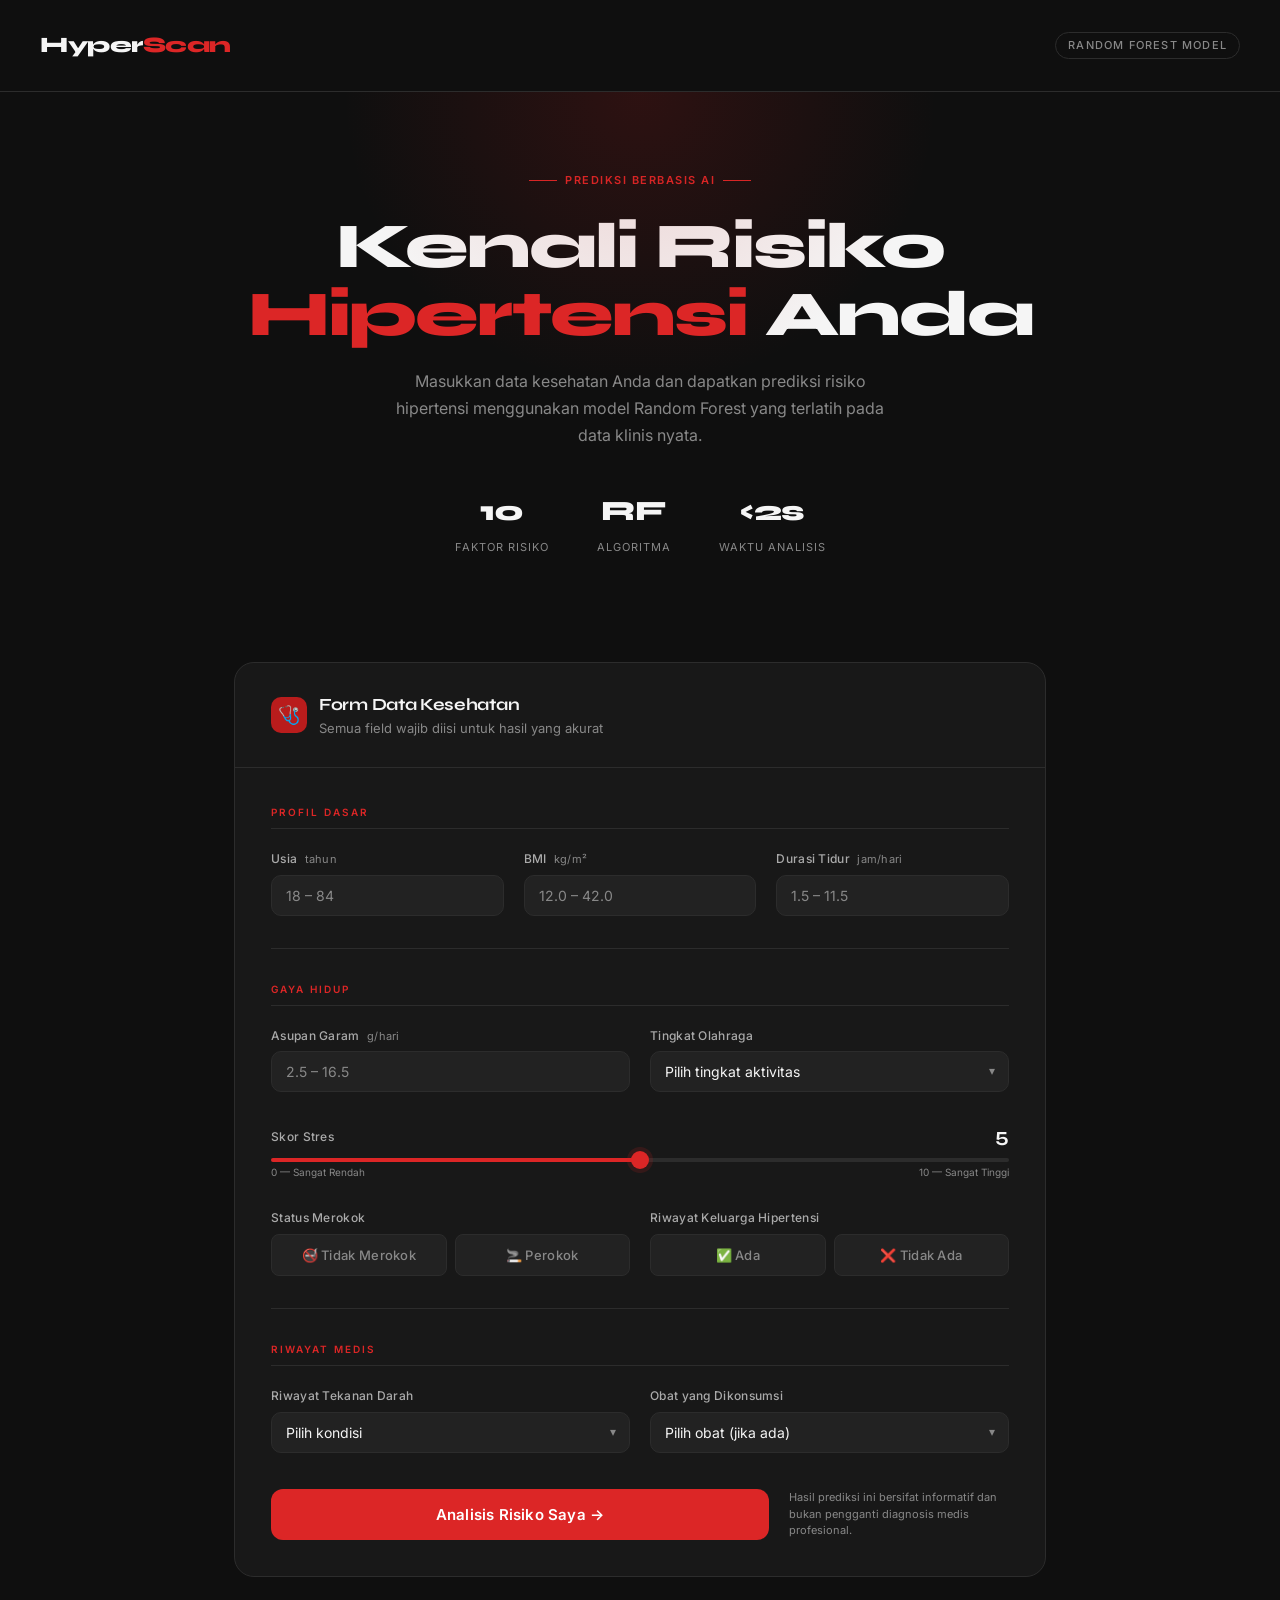
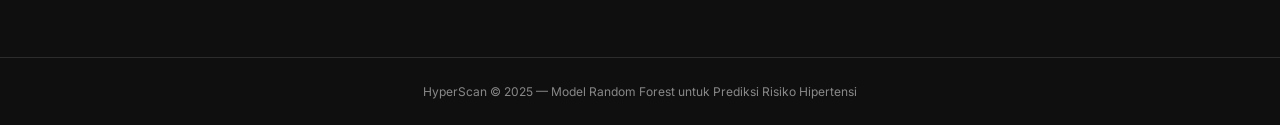
<file: Hipertensi/apk/templates/index.html>
<!DOCTYPE html>
<html lang="id">
<head>
  <meta charset="UTF-8" />
  <meta name="viewport" content="width=device-width, initial-scale=1.0" />
  <title>HyperScan — Deteksi Risiko Hipertensi</title>
  <link href="https://fonts.googleapis.com/css2?family=Inter:wght@300;400;500;600;700&family=Syne:wght@700;800&display=swap" rel="stylesheet" />
  <style>
    *, *::before, *::after { box-sizing: border-box; margin: 0; padding: 0; }

    :root {
      --red-deep:   #B91C1C;
      --red-mid:    #DC2626;
      --red-light:  #FEE2E2;
      --red-glow:   #FCA5A5;
      --bg:         #0F0F0F;
      --surface:    #181818;
      --surface2:   #222222;
      --border:     #2C2C2C;
      --text:       #F5F5F5;
      --muted:      #888888;
      --label:      #AAAAAA;
    }

    body {
      background: var(--bg);
      color: var(--text);
      font-family: 'Inter', sans-serif;
      font-size: 15px;
      line-height: 1.6;
      min-height: 100vh;
    }

    /* ── HEADER ── */
    header {
      padding: 28px 40px;
      display: flex;
      align-items: center;
      justify-content: space-between;
      border-bottom: 1px solid var(--border);
    }
    .logo {
      font-family: 'Syne', sans-serif;
      font-size: 22px;
      font-weight: 800;
      letter-spacing: -0.5px;
      color: var(--text);
    }
    .logo span { color: var(--red-mid); }
    .badge {
      font-size: 11px;
      font-weight: 500;
      letter-spacing: 1.2px;
      text-transform: uppercase;
      color: var(--muted);
      border: 1px solid var(--border);
      border-radius: 20px;
      padding: 4px 12px;
    }

    /* ── HERO ── */
    .hero {
      text-align: center;
      padding: 72px 40px 48px;
      position: relative;
    }
    .hero::before {
      content: '';
      position: absolute;
      top: 0; left: 50%;
      transform: translateX(-50%);
      width: 600px; height: 300px;
      background: radial-gradient(ellipse at top, rgba(185,28,28,0.18) 0%, transparent 70%);
      pointer-events: none;
    }
    .hero-eyebrow {
      display: inline-flex;
      align-items: center;
      gap: 8px;
      font-size: 11px;
      font-weight: 600;
      letter-spacing: 1.5px;
      text-transform: uppercase;
      color: var(--red-mid);
      margin-bottom: 24px;
    }
    .hero-eyebrow::before, .hero-eyebrow::after {
      content: '';
      display: block;
      width: 28px; height: 1px;
      background: var(--red-mid);
    }
    h1 {
      font-family: 'Syne', sans-serif;
      font-size: clamp(36px, 5vw, 64px);
      font-weight: 800;
      line-height: 1.05;
      letter-spacing: -2px;
      margin-bottom: 20px;
    }
    h1 em {
      font-style: normal;
      color: var(--red-mid);
      position: relative;
    }
    .hero-sub {
      max-width: 520px;
      margin: 0 auto 40px;
      color: var(--muted);
      font-size: 16px;
      line-height: 1.7;
    }
    .hero-stats {
      display: flex;
      justify-content: center;
      gap: 48px;
      margin-bottom: 56px;
    }
    .stat { text-align: center; }
    .stat-num {
      display: block;
      font-family: 'Syne', sans-serif;
      font-size: 28px;
      font-weight: 800;
      color: var(--text);
      letter-spacing: -1px;
    }
    .stat-label {
      font-size: 11px;
      text-transform: uppercase;
      letter-spacing: 1px;
      color: var(--muted);
    }

    /* ── FORM CARD ── */
    .form-wrapper {
      max-width: 860px;
      margin: 0 auto;
      padding: 0 24px 80px;
    }
    .card {
      background: var(--surface);
      border: 1px solid var(--border);
      border-radius: 20px;
      overflow: hidden;
    }
    .card-header {
      padding: 28px 36px;
      border-bottom: 1px solid var(--border);
      display: flex;
      align-items: center;
      gap: 12px;
    }
    .card-header-icon {
      width: 36px; height: 36px;
      background: var(--red-deep);
      border-radius: 10px;
      display: flex; align-items: center; justify-content: center;
      font-size: 18px;
    }
    .card-header h2 {
      font-family: 'Syne', sans-serif;
      font-size: 17px;
      font-weight: 700;
      letter-spacing: -0.3px;
    }
    .card-header p {
      font-size: 13px;
      color: var(--muted);
    }

    form { padding: 36px; }

    .section-label {
      font-size: 10px;
      font-weight: 600;
      letter-spacing: 2px;
      text-transform: uppercase;
      color: var(--red-mid);
      margin-bottom: 20px;
      padding-bottom: 8px;
      border-bottom: 1px solid var(--border);
    }

    .grid-2 {
      display: grid;
      grid-template-columns: 1fr 1fr;
      gap: 20px;
      margin-bottom: 28px;
    }
    .grid-3 {
      display: grid;
      grid-template-columns: 1fr 1fr 1fr;
      gap: 20px;
      margin-bottom: 28px;
    }

    .field { display: flex; flex-direction: column; gap: 6px; }

    label {
      font-size: 12px;
      font-weight: 500;
      color: var(--label);
      letter-spacing: 0.3px;
    }
    label .unit {
      font-weight: 400;
      color: var(--muted);
      font-size: 11px;
      margin-left: 4px;
    }

    input[type="number"],
    select {
      background: var(--surface2);
      border: 1px solid var(--border);
      border-radius: 10px;
      color: var(--text);
      font-family: 'Inter', sans-serif;
      font-size: 14px;
      padding: 11px 14px;
      width: 100%;
      outline: none;
      transition: border-color 0.2s, box-shadow 0.2s;
      appearance: none;
      -webkit-appearance: none;
    }
    input[type="number"]:focus,
    select:focus {
      border-color: var(--red-mid);
      box-shadow: 0 0 0 3px rgba(220, 38, 38, 0.12);
    }
    input[type="number"]::placeholder { color: var(--muted); }

    .select-wrap { position: relative; }
    .select-wrap::after {
      content: '▾';
      position: absolute;
      right: 14px; top: 50%;
      transform: translateY(-50%);
      color: var(--muted);
      font-size: 12px;
      pointer-events: none;
    }
    select { cursor: pointer; padding-right: 32px; }
    select option { background: #1a1a1a; }

    /* Slider for Stress Score */
    .slider-field { display: flex; flex-direction: column; gap: 6px; }
    .slider-header { display: flex; justify-content: space-between; align-items: center; }
    .slider-val {
      font-size: 20px;
      font-weight: 700;
      font-family: 'Syne', sans-serif;
      color: var(--text);
      min-width: 30px;
      text-align: right;
    }
    input[type="range"] {
      -webkit-appearance: none;
      width: 100%;
      height: 4px;
      background: var(--border);
      border-radius: 2px;
      outline: none;
      cursor: pointer;
    }
    input[type="range"]::-webkit-slider-thumb {
      -webkit-appearance: none;
      width: 18px; height: 18px;
      background: var(--red-mid);
      border-radius: 50%;
      cursor: pointer;
      box-shadow: 0 0 0 4px rgba(220,38,38,0.15);
      transition: box-shadow 0.2s;
    }
    input[type="range"]::-webkit-slider-thumb:hover {
      box-shadow: 0 0 0 6px rgba(220,38,38,0.25);
    }
    .slider-labels {
      display: flex;
      justify-content: space-between;
      font-size: 10px;
      color: var(--muted);
      margin-top: -4px;
    }

    .divider {
      border: none;
      border-top: 1px solid var(--border);
      margin: 32px 0;
    }

    /* Chip toggles for binary fields */
    .chip-group {
      display: flex;
      gap: 8px;
    }
    .chip {
      flex: 1;
      text-align: center;
      padding: 10px 12px;
      border-radius: 8px;
      font-size: 13px;
      font-weight: 500;
      cursor: pointer;
      border: 1px solid var(--border);
      background: var(--surface2);
      color: var(--muted);
      transition: all 0.15s;
      user-select: none;
    }
    .chip input[type="radio"] { display: none; }
    .chip:has(input:checked) {
      border-color: var(--red-mid);
      background: rgba(220,38,38,0.1);
      color: var(--text);
    }

    /* Submit */
    .submit-area {
      margin-top: 36px;
      display: flex;
      align-items: center;
      gap: 20px;
    }
    .btn-primary {
      flex: 1;
      background: var(--red-mid);
      color: #fff;
      font-family: 'Inter', sans-serif;
      font-size: 15px;
      font-weight: 600;
      border: none;
      border-radius: 12px;
      padding: 16px 32px;
      cursor: pointer;
      transition: background 0.2s, transform 0.1s;
      letter-spacing: 0.2px;
    }
    .btn-primary:hover { background: var(--red-deep); }
    .btn-primary:active { transform: scale(0.99); }
    .disclaimer {
      font-size: 11px;
      color: var(--muted);
      max-width: 220px;
      line-height: 1.5;
    }

    /* Footer */
    footer {
      text-align: center;
      padding: 24px;
      font-size: 12px;
      color: var(--muted);
      border-top: 1px solid var(--border);
    }

    @media (max-width: 640px) {
      header { padding: 20px; }
      .hero { padding: 48px 20px 32px; }
      .hero-stats { gap: 28px; }
      form { padding: 24px 20px; }
      .grid-2, .grid-3 { grid-template-columns: 1fr; }
      .submit-area { flex-direction: column; }
      .disclaimer { max-width: 100%; text-align: center; }
    }
  </style>
</head>
<body>

<header>
  <div class="logo">Hyper<span>Scan</span></div>
  <span class="badge">Random Forest Model</span>
</header>

<section class="hero">
  <div class="hero-eyebrow">Prediksi Berbasis AI</div>
  <h1>Kenali Risiko<br /><em>Hipertensi</em> Anda</h1>
  <p class="hero-sub">Masukkan data kesehatan Anda dan dapatkan prediksi risiko hipertensi menggunakan model Random Forest yang terlatih pada data klinis nyata.</p>
  <div class="hero-stats">
    <div class="stat">
      <span class="stat-num">10</span>
      <span class="stat-label">Faktor Risiko</span>
    </div>
    <div class="stat">
      <span class="stat-num">RF</span>
      <span class="stat-label">Algoritma</span>
    </div>
    <div class="stat">
      <span class="stat-num">&lt;2s</span>
      <span class="stat-label">Waktu Analisis</span>
    </div>
  </div>
</section>

<div class="form-wrapper">
  <div class="card">
    <div class="card-header">
      <div class="card-header-icon">🩺</div>
      <div>
        <h2>Form Data Kesehatan</h2>
        <p>Semua field wajib diisi untuk hasil yang akurat</p>
      </div>
    </div>

    <form action="/predict" method="POST">

      <!-- SECTION 1: Profil Dasar -->
      <p class="section-label">Profil Dasar</p>
      <div class="grid-3">
        <div class="field">
          <label>Usia <span class="unit">tahun</span></label>
          <input type="number" name="Age" placeholder="18 – 84" min="18" max="84" required />
        </div>
        <div class="field">
          <label>BMI <span class="unit">kg/m²</span></label>
          <input type="number" name="BMI" step="0.1" placeholder="12.0 – 42.0" min="10" max="50" required />
        </div>
        <div class="field">
          <label>Durasi Tidur <span class="unit">jam/hari</span></label>
          <input type="number" name="Sleep_Duration" step="0.5" placeholder="1.5 – 11.5" min="1" max="12" required />
        </div>
      </div>

      <hr class="divider" />

      <!-- SECTION 2: Gaya Hidup -->
      <p class="section-label">Gaya Hidup</p>
      <div class="grid-2">
        <div class="field">
          <label>Asupan Garam <span class="unit">g/hari</span></label>
          <input type="number" name="Salt_Intake" step="0.1" placeholder="2.5 – 16.5" min="0" max="20" required />
        </div>
        <div class="field">
          <label>Tingkat Olahraga</label>
          <div class="select-wrap">
            <select name="Exercise_Level" required>
              <option value="" disabled selected>Pilih tingkat aktivitas</option>
              <option value="Low">Rendah (Low)</option>
              <option value="Moderate">Sedang (Moderate)</option>
              <option value="High">Tinggi (High)</option>
            </select>
          </div>
        </div>
      </div>

      <div class="slider-field" style="margin-bottom: 28px;">
        <div class="slider-header">
          <label>Skor Stres</label>
          <span class="slider-val" id="stressVal">5</span>
        </div>
        <input type="range" name="Stress_Score" id="stressRange" min="0" max="10" value="5" step="1" />
        <div class="slider-labels">
          <span>0 — Sangat Rendah</span>
          <span>10 — Sangat Tinggi</span>
        </div>
        <!-- Hidden input trick to match string type -->
      </div>

      <div class="grid-2" style="margin-bottom: 28px;">
        <div class="field">
          <label>Status Merokok</label>
          <div class="chip-group">
            <label class="chip">
              <input type="radio" name="Smoking_Status" value="Non-Smoker" required />
              🚭 Tidak Merokok
            </label>
            <label class="chip">
              <input type="radio" name="Smoking_Status" value="Smoker" />
              🚬 Perokok
            </label>
          </div>
        </div>
        <div class="field">
          <label>Riwayat Keluarga Hipertensi</label>
          <div class="chip-group">
            <label class="chip">
              <input type="radio" name="Family_History" value="Yes" required />
              ✅ Ada
            </label>
            <label class="chip">
              <input type="radio" name="Family_History" value="No" />
              ❌ Tidak Ada
            </label>
          </div>
        </div>
      </div>

      <hr class="divider" />

      <!-- SECTION 3: Riwayat Medis -->
      <p class="section-label">Riwayat Medis</p>
      <div class="grid-2">
        <div class="field">
          <label>Riwayat Tekanan Darah</label>
          <div class="select-wrap">
            <select name="BP_History" required>
              <option value="" disabled selected>Pilih kondisi</option>
              <option value="Normal">Normal</option>
              <option value="Prehypertension">Pre-hipertensi</option>
              <option value="Hypertension">Hipertensi</option>
            </select>
          </div>
        </div>
        <div class="field">
          <label>Obat yang Dikonsumsi</label>
          <div class="select-wrap">
            <select name="Medication" required>
              <option value="" disabled selected>Pilih obat (jika ada)</option>
              <option value="">Tidak ada</option>
              <option value="ACE Inhibitor">ACE Inhibitor</option>
              <option value="Beta Blocker">Beta Blocker</option>
              <option value="Diuretic">Diuretik (Diuretic)</option>
              <option value="Other">Lainnya (Other)</option>
            </select>
          </div>
        </div>
      </div>

      <!-- Submit -->
      <div class="submit-area">
        <button type="submit" class="btn-primary">Analisis Risiko Saya →</button>
        <p class="disclaimer">Hasil prediksi ini bersifat informatif dan bukan pengganti diagnosis medis profesional.</p>
      </div>

    </form>
  </div>
</div>

<footer>HyperScan &copy; 2025 &mdash; Model Random Forest untuk Prediksi Risiko Hipertensi</footer>

<script>
  const range = document.getElementById('stressRange');
  const val   = document.getElementById('stressVal');
  range.addEventListener('input', () => { val.textContent = range.value; });

  // Color the slider track dynamically
  function updateTrack() {
    const pct = (range.value / 10) * 100;
    const hue = Math.round(0 + (1 - range.value / 10) * 0); // always red spectrum
    range.style.background = `linear-gradient(to right, #DC2626 ${pct}%, #2C2C2C ${pct}%)`;
  }
  range.addEventListener('input', updateTrack);
  updateTrack();
</script>

</body>
</html>
</file>
